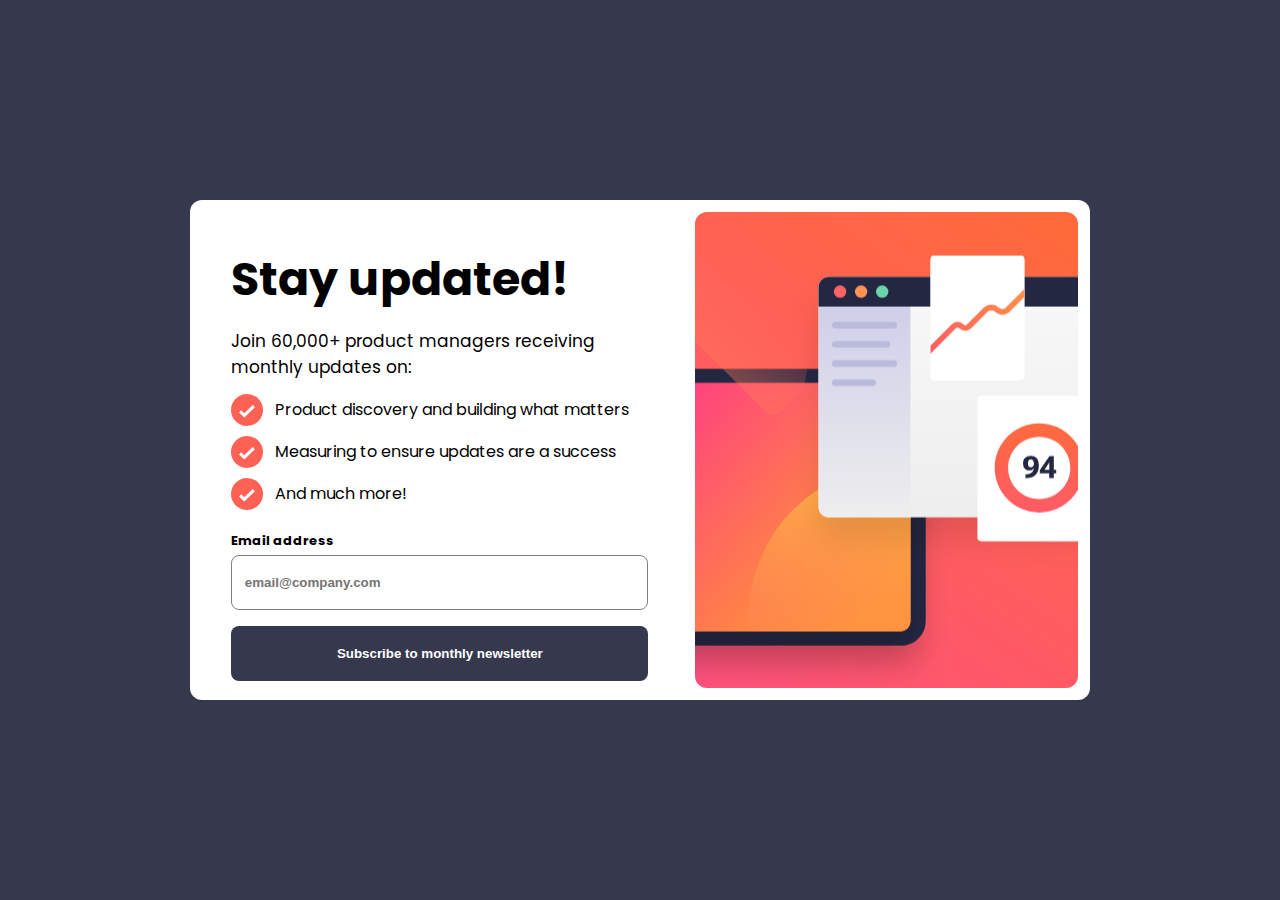
<file: index.html>
<!DOCTYPE html>
<html lang="en">

<head>
    <meta charset="UTF-8">
    <meta name="viewport" content="width=device-width, initial-scale=1.0">
    <link rel="preconnect" href="https://fonts.googleapis.com">
    <link rel="preconnect" href="https://fonts.gstatic.com" crossorigin>
    <link href="https://fonts.googleapis.com/css2?family=Poppins:wght@100;200;300;400&display=swap" rel="stylesheet">
    <link rel="shortcut icon" href="images/favicon-32x32.png" type="image/x-icon">
    <link rel="stylesheet" href="css/index.css">
    <title>Newsletter Sign Up</title>
</head>

<body>
    <article>
        <header></header>

        <div>
            <section>
                <h1>Stay updated!</h1>
                <p>Join 60,000+ product managers receiving monthly updates on:</p>
                <ul>
                    <li>
                        <svg xmlns="http://www.w3.org/2000/svg" viewBox="0 0 21 21">
                            <g fill="none">
                                <circle cx="10.5" cy="10.5" r="10.5" fill="#FF6155" />
                                <path stroke="#FFF" stroke-width="2" d="M6 11.381 8.735 14 15 8" />
                            </g>
                        </svg>
                        <span>Product discovery and building what matters</span>
                    </li>
                    <li>
                        <svg xmlns="http://www.w3.org/2000/svg" viewBox="0 0 21 21">
                            <g fill="none">
                                <circle cx="10.5" cy="10.5" r="10.5" fill="#FF6155" />
                                <path stroke="#FFF" stroke-width="2" d="M6 11.381 8.735 14 15 8" />
                            </g>
                        </svg>
                        <span>Measuring to ensure updates are a success</span>
                    </li>
                    <li>
                        <svg xmlns="http://www.w3.org/2000/svg" viewBox="0 0 21 21">
                            <g fill="none">
                                <circle cx="10.5" cy="10.5" r="10.5" fill="#FF6155" />
                                <path stroke="#FFF" stroke-width="2" d="M6 11.381 8.735 14 15 8" />
                            </g>
                        </svg>
                        <span>And much more!</span>
                    </li>
                </ul>
            </section>

            <section>
                <form id="email-form">
                    <div id="form-labels">
                        <label for="email-subscription">Email address</label>
                        <label for="email-subscription" id="error-message">Valid email required</label>
                    </div>
                    <input type="email" name="email-subscription" id="email-subscription" class=""
                        placeholder="email@company.com">
                    <button type="submit" id="btn-email">Subscribe to monthly newsletter</button>
                </form>
            </section>

        </div>
    </article>
    <script defer src="js/index.js"></script>
</body>

</html>
</file>
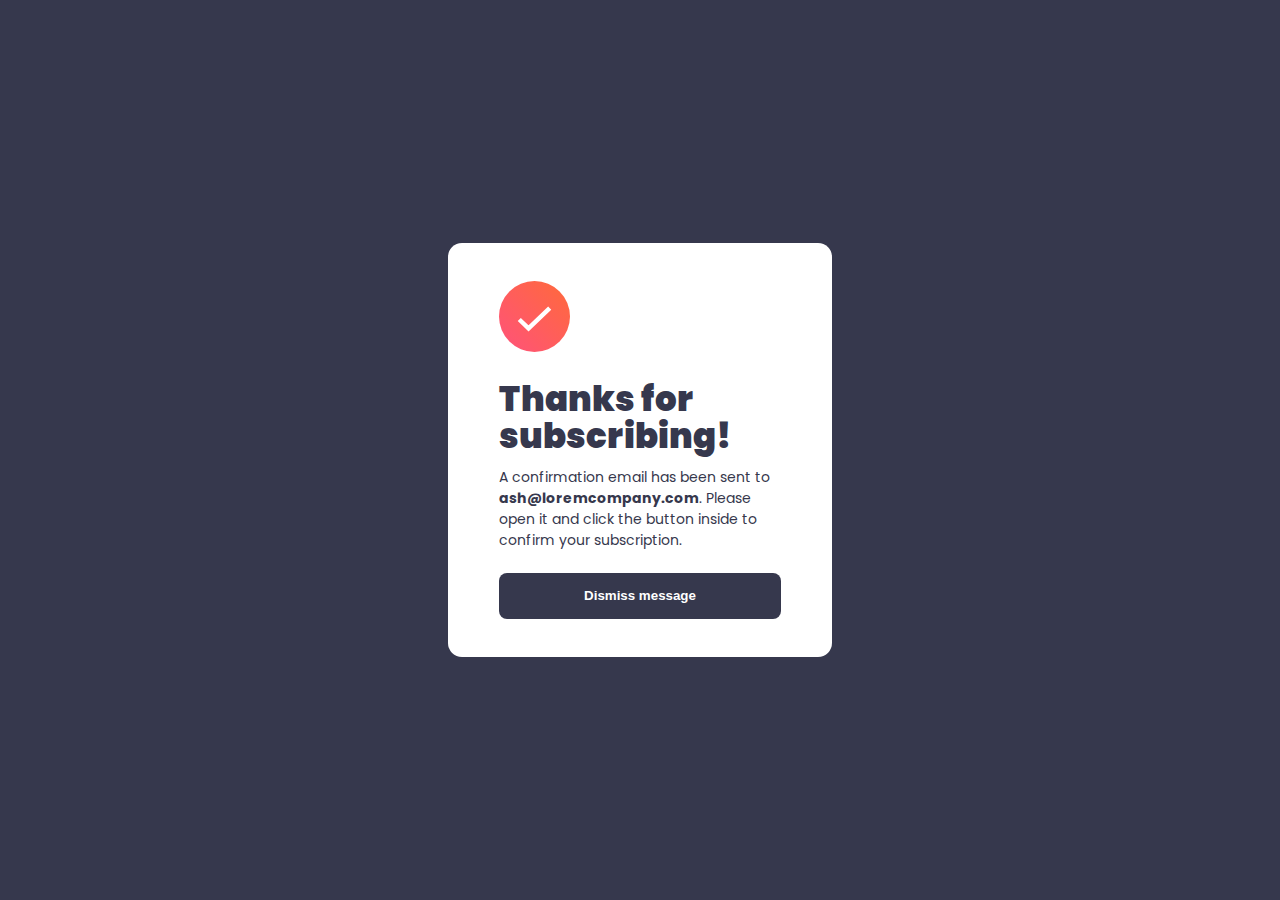
<file: success.html>
<!DOCTYPE html>
<html lang="en">

<head>
    <meta charset="UTF-8">
    <meta name="viewport" content="width=device-width, initial-scale=1.0">
    <link rel="preconnect" href="https://fonts.googleapis.com">
    <link rel="preconnect" href="https://fonts.gstatic.com" crossorigin>
    <link href="https://fonts.googleapis.com/css2?family=Poppins:wght@100;200;300;400&display=swap" rel="stylesheet">
    <link rel="stylesheet" href="css/success.css">
    <title>Success</title>
</head>

<body>
    <section>
        <header></header>
        <h1>Thanks for subscribing!</h1>
        <p>A confirmation email has been sent to <strong>ash@loremcompany.com</strong>.
            Please open it and click the button inside to confirm your subscription.</p>
        <button><a href="index.html">Dismiss message</a></button>
    </section>
</body>

</html>
</file>
<file: css/index.css>
* {
    box-sizing: border-box;
    -webkit-box-sizing: border-box;
    padding: 0;
    margin: 0;
}

body {
    background-color: #36384D;
    font-family: 'Poppins', sans-serif;
}

body article {
    background-color: white;
    padding: 0%;
    width: 100%;
    display: flex;
    flex-direction: column;
    justify-content: space-between;
}

article header {
    height: 40vh;
    width: 100%;
    background-image: url('../images/illustration-sign-up-mobile.svg');
    background-repeat: no-repeat;
    background-size: cover;
    background-position: center center;
    border-bottom-left-radius: 16px;
    border-bottom-right-radius: 16px;
}

body article header svg {
    width: 100%;
}

body article div section {
    display: flex;
    flex-direction: column;
    align-items: flex-start;
    padding-left: 7%;
    padding-right: 7%;
    margin-bottom: 14px;
}

body article div section h1 {
    text-align: left;
    display: block;
    width: 100%;
    margin-top: 8%;
    font-size: clamp(40px, 50px, 100%);
}

body article div section p {
    margin-top: 14px;
    margin-bottom: 14px;
    font-size: 0px;
}

body article div section ul {
    display: flex;
    flex-direction: column;
    text-align: left;
    gap: 10px;
}

body article div section ul li {
    list-style: none;
    display: flex;
    align-items: center;
}

body article div section ul li svg {
    margin-right: 12px;
    width: 42px;
    height: 42px;
}

article div section:nth-child(2) form {
    width: 100%;
    display: flex;
    flex-direction: column;
    margin-top: 5%;
}

article div section:nth-child(2) form #form-labels label {
    font-size: 13px;
    font-weight: 700;
}

article div section:nth-child(2) form #form-labels {
    display: flex;
    justify-content: space-between;
}

article div section:nth-child(2) form label#error-message {
    color: hsl(4, 100%, 67%);
    display: none;
}

article div section:nth-child(2) form label#error-message.active {
    display: block;
}

article div section:nth-child(2) form input {
    line-height: 4;
    padding-left: 3%;
    border-radius: 8px;
    margin-top: 4px;
    margin-bottom: 16px;
    border: 1px solid grey;
    font-weight: 600;
}

article div section:nth-child(2) form input:focus {
    outline: hsl(4, 100%, 67%);
}

article div section:nth-child(2) form input.error-box {
    border: 1px solid hsl(4, 100%, 67%);
    background-color: #FFD9D3;
    color: hsl(4, 100%, 67%);
}

article div section:nth-child(2) form button {
    line-height: 4;
    border-radius: 8px;
    background-color: #36384D;
    border: 1px solid transparent;
    color: white;
    font-weight: 600;
    cursor: pointer;
}

article div section:nth-child(2) form button:hover {
    background: linear-gradient(to right, #FF537B, #E87653);
}

body article div section ul li:last-child svg {
    width: 32px;
}

@media(min-width:600px) {
    body {
        height: 100vh;
        display: flex;
        align-items: center;
        justify-content: center;
        padding-left: 5%;
        padding-right: 5%;
    }

    body article {
        padding: 1%;
        border-radius: 12px;
        max-width: 900px;
        max-height: 500px;
        display: flex;
        flex-direction: row-reverse;
        height: 100vh;
    }

    body article header {
        height: initial;
        width: 50%;
        padding: 5%;
        background-image: url('../images/illustration-sign-up-desktop.svg');
        background-size: cover;
        background-position: center;
        border-radius: 12px;
    }

    article div {
        padding: 0%;
        padding-left: 3.4%;
        flex: initial;
    }

    body article div section ul li svg {
        width: 32px;
        height: 32px;
    }

    article div section:nth-child(1) h1 {
        font-size: clamp(40px, 5vw, 46px);
    }

    article div section:nth-child(1) p {
        font-size: 17px;
    }

    article div section:nth-child(1) {
        width: 100%;
        padding: 0;
        padding-right: 10%;
        margin: 0;
    }

    article div section:nth-child(2) {
        width: 100%;
        padding: 0;
        padding-right: 10%;
        text-align: initial;
    }

    article div section:nth-child(2) form #form-labels {
        padding-left: 0;
    }

    article div section:nth-child(2) form button {
        line-height: 4;
        padding: initial;
    }
}
</file>
<file: css/success.css>
* {
    box-sizing: border-box;
    -webkit-box-sizing: border-box;
    padding: 0;
    margin: 0;
}

body {
    background-color: #36384D;
    height: 100vh;
    padding: 0;
    margin: 0;
    font-family: 'Poppins', sans-serif;
}

section {
    height: 100vh;
    background-color: #FFFFFF;
    padding-left: 5.5%;
    padding-right: 5.5%;
    color: #36384D;
    padding-top: 20%;
}

section header {
    width: 71px;
    height: 71px;
    background-image: url('../images/icon-success.svg');
    background-size: cover;
    background-repeat: no-repeat;
    margin-bottom: 20%;
}

section h1 {
    font-size: 30px;
    line-height: 1.4;
}

section p {
    margin-top: 4%;
    font-size: 15px;
}

section svg {
    margin-top: 40%;
}

section button {
    width: 100%;
    margin-top: 48%;
    border-radius: 8px;
    background-color: #36384D;
    border: 1px solid transparent;
    font-weight: 600;
    cursor: pointer;
    line-height: 3;
}

section button a {
    display: block;
    padding: 3%;
    text-decoration: none;
    color: white;
    width: 100%;
    height: 100%;
    background-color: transparent;
}

section button:hover {
    background: linear-gradient(to right, #FF537B, #E87653);
}

@media(min-width:600px) {
    body {
        height: 100vh;
        display: flex;
        align-items: center;
        justify-content: center;
    }

    section {
        height: initial;
        width: 30%;
        border-radius: 14px;
        padding: 1% 4%;
        padding-top: 3%;
        padding-bottom: 3%;
    }

    section header {
        margin-bottom: 10%;
    }

    section h1 {
        font-size: 34px;
        font-weight: 900;
        line-height: 1.1;
        margin-bottom: 1%;
    }

    /* section header svg {
        margin-top: 30%;
        margin-bottom: 3%;
    } */

    section p {
        font-size: 14px;
    }

    section button {
        margin-top: 8%;
        line-height: 2;
    }
}
</file>
